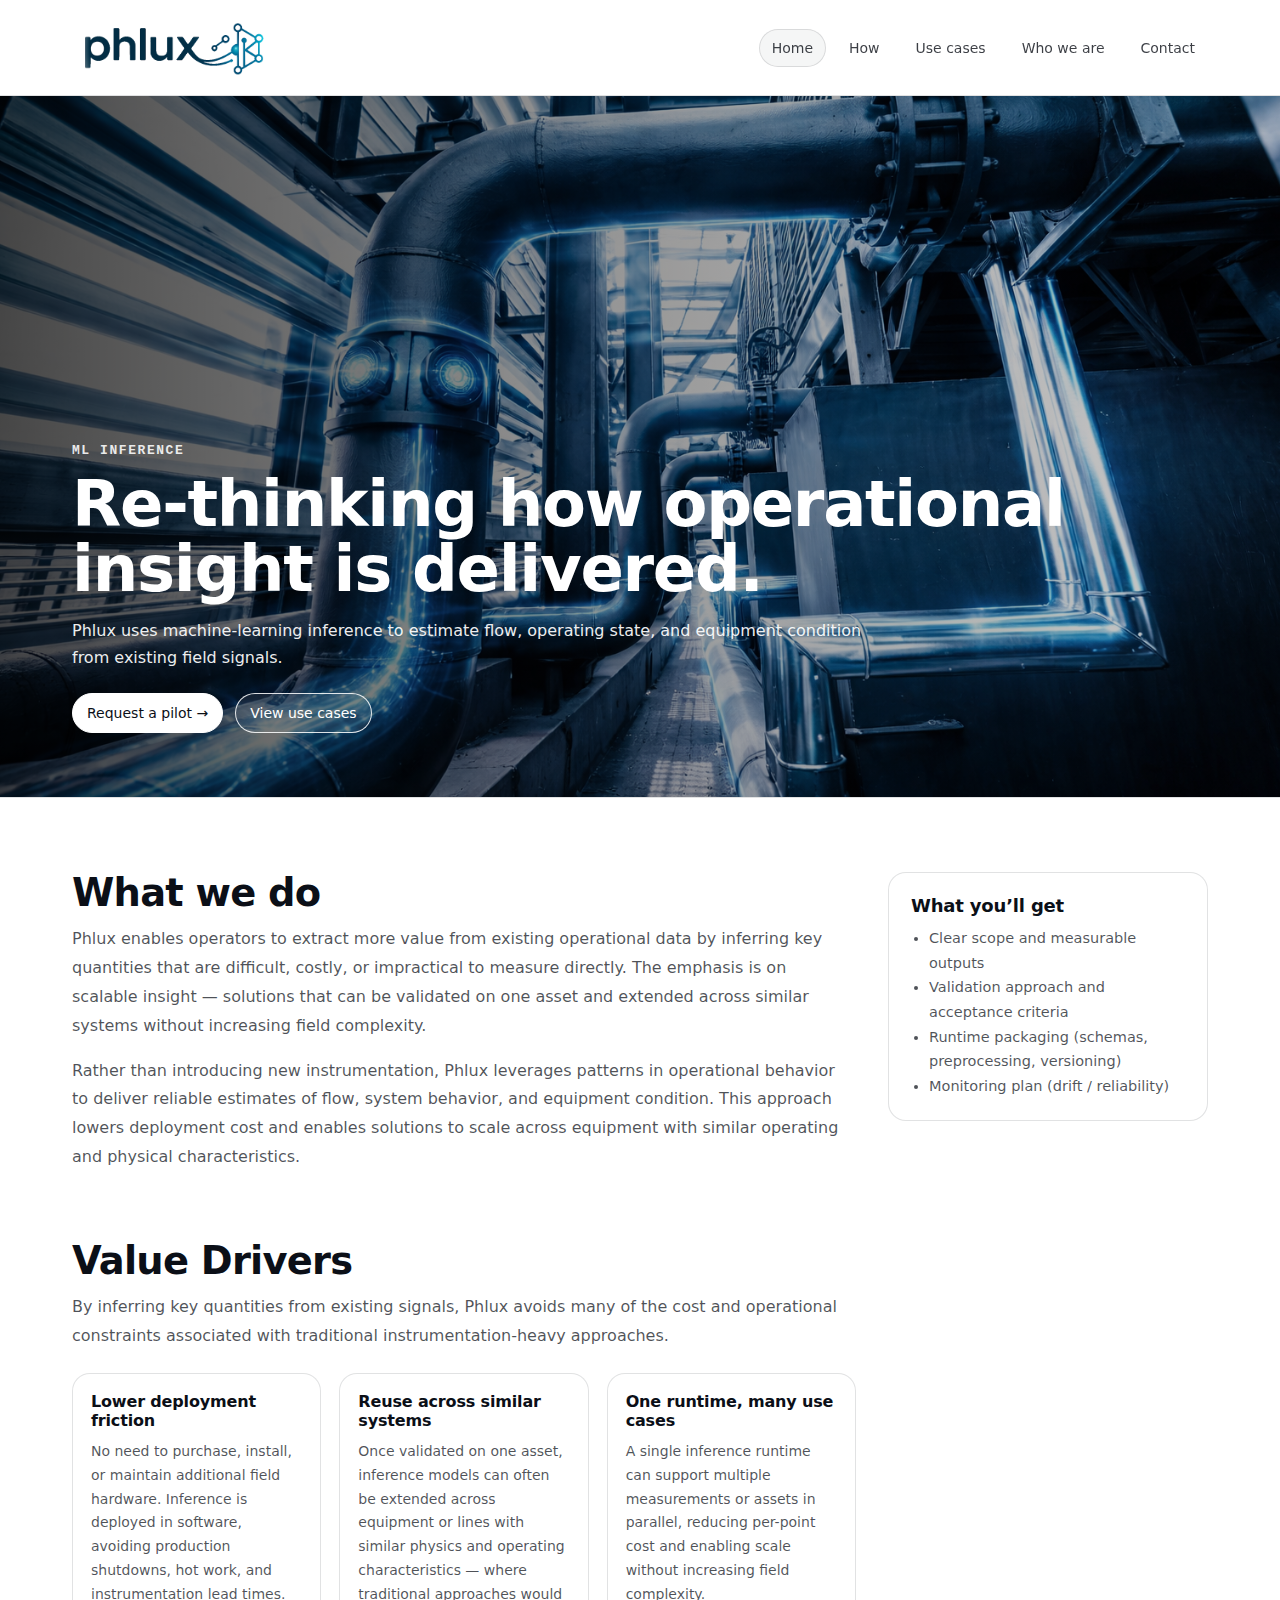
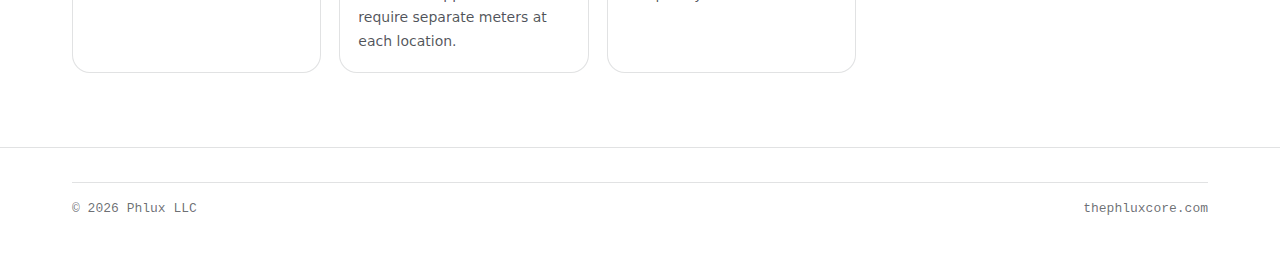
<file: index.html>
<!doctype html>
<!-- Updated hero headline to Option A + added CSS to help the logo edge blend -->
<html lang="en">
<head>
  <meta charset="utf-8" />
  <meta name="viewport" content="width=device-width, initial-scale=1" />
  <meta name="description" content="Phlux delivers machine-learning inference for operational insight: flow, operating state, and equipment condition." />
  <title>phlux</title>

  <style>
    :root{
      --bg: #ffffff;
      --ink: #0b0f17;
      --muted: rgba(11, 15, 23, 0.72);
      --line: rgba(11, 15, 23, 0.12);
      --soft: rgba(11, 15, 23, 0.06);
      --max: 1180px;

      --sans: ui-sans-serif, system-ui, -apple-system, Segoe UI, Roboto, Helvetica, Arial, "Apple Color Emoji","Segoe UI Emoji";
      --mono: ui-monospace, SFMono-Regular, Menlo, Monaco, Consolas, "Liberation Mono", "Courier New", monospace;

      --h1: clamp(44px, 5vw, 76px);
      --h2: clamp(26px, 3vw, 40px);
      --h3: 18px;

      --padX: 22px;
      --radius: 18px;
    }

    *{ box-sizing: border-box; }
    html, body{ height:100%; }
    body{
      margin:0;
      font-family: var(--sans);
      color: var(--ink);
      background: var(--bg);
    }

    a{ color: inherit; text-decoration: none; }
    a:hover{ text-decoration: underline; }
/* ===== Process / Step graphic ===== */
    .steps {
      margin-top: 28px;
      display: grid;
      grid-template-columns: repeat(5, minmax(220px, 1fr));
      gap: 18px;
    }

    /* Allow horizontal scroll on smaller screens */
    @media (max-width: 1200px){
      .steps {
        overflow-x: auto;
        padding-bottom: 8px;
      }
    }

    .step {
      position: relative;
      border: 1px solid var(--line);
      border-radius: var(--radius);
      padding: 18px 18px 18px 18px;
      background: #fff;
      min-height: 140px;
      overflow: hidden;
    }

    .step::before {
      content: "";
      position: absolute;
      top: 26px;
      left: 56px;
      right: -14px;
      height: 1px;
      background: var(--line);
      opacity: 0.9;
    }

    @media (max-width: 980px){
      .step::before { display:none; }
    }

    .step:last-child::before {
      display: none;
    }

    .stepNum {
      width: 34px;
      height: 34px;
      border-radius: 999px;
      border: 1px solid var(--line);
      display: inline-flex;
      align-items: center;
      justify-content: center;
      font-family: var(--mono);
      font-weight: 700;
      font-size: 13px;
      margin-bottom: 10px;
      background: rgba(11,15,23,0.02);
    }

    .stepTitle {
      margin: 0 0 8px;
      font-size: 15px;
      font-weight: 650;
      letter-spacing: -0.01em;
    }

    .stepBody {
      margin: 0;
      color: var(--muted);
      font-size: 14.5px;
      line-height: 1.7;
    }

    .badgeRow {
      margin-top: 14px;
      display:flex;
      flex-wrap: wrap;
      gap: 8px;
    }

    .badge {
      font-family: var(--mono);
      font-size: 12px;
      padding: 7px 10px;
      border-radius: 999px;
      border: 1px solid var(--line);
      background: rgba(11,15,23,0.03);
      color: rgba(11,15,23,0.78);
    }

    .wrap{
      max-width: var(--max);
      margin: 0 auto;
      padding: 0 var(--padX);
    }

    /* ===== Top bar ===== */
    .topbar{
      position: sticky;
      top: 0;
      z-index: 20;
      background: rgba(255,255,255,0.90);
      backdrop-filter: blur(10px);
      border-bottom: 1px solid var(--line);
    }
    .nav{
      display:flex;
      align-items:center;
      justify-content:space-between;
      gap: 16px;
      min-height: 74px;
      padding: 10px 0;
    }

    .brand{
      display:flex;
      align-items:center;
      gap: 14px;
      min-width: 210px;
    }

    /* Logo edge blending
       - If your PNG has a slightly-off-white background, this "feathers" the edges so the box line is far less visible.
       - Best long-term fix is still exporting the logo as a transparent PNG, but this helps immediately.
    */
    .brand img{
      height: 75px;
      width: auto;
      display:block;
      background: transparent;

      /* feather edge */
      -webkit-mask-image: radial-gradient(circle at center, #000 78%, transparent 100%);
      mask-image: radial-gradient(circle at center, #000 78%, transparent 100%);
      -webkit-mask-repeat: no-repeat;
      mask-repeat: no-repeat;
      -webkit-mask-size: 100% 100%;
      mask-size: 100% 100%;

      /* tiny tuning to reduce off-white halo */
      filter: brightness(1.02) contrast(1.02);
    }

    .links{
      display:flex;
      align-items:center;
      gap: 10px;
      flex-wrap: wrap;
      justify-content: flex-end;
      color: rgba(11,15,23,0.80);
      font-size: 14px;
    }

    .navlink{
      padding: 10px 12px;
      border-radius: 999px;
      border: 1px solid transparent;
      cursor: pointer;
      user-select: none;
    }
    .navlink:hover{
      background: var(--soft);
      text-decoration: none;
    }
    .navlink.active{
      border-color: var(--line);
      background: rgba(11,15,23,0.04);
    }

    .btn{
      display:inline-flex;
      align-items:center;
      gap: 10px;
      padding: 12px 14px;
      border: 1px solid var(--ink);
      border-radius: 999px;
      font-size: 14px;
      line-height: 1;
      white-space: nowrap;
    }
    .btn:hover{
      text-decoration: none;
      background: var(--ink);
      color: #fff;
    }

    /* ===== "Pages" (show one at a time) ===== */
    .page{ display:none; }
    .page.active{ display:block; }

    /* ===== Hero (Home page) ===== */
    .hero{
      position: relative;
      min-height: 78vh;
      display:flex;
      align-items:flex-end;
      overflow:hidden;
      border-bottom: 1px solid var(--line);
    }
    .heroMedia{
      position:absolute;
      inset:0;
      background:
        linear-gradient(90deg, rgba(0,0,0,0.72) 0%, rgba(0,0,0,0.42) 45%, rgba(0,0,0,0.18) 100%),
        url("assets/hero.png");
      background-size: cover;
      background-position: center;
      transform: scale(1.02);
    }
    .heroContent{
      position: relative;
      width: 100%;
      padding: 72px 0 64px;
    }
    .heroInner{
      max-width: var(--max);
      margin: 0 auto;
      padding: 0 var(--padX);
      color: #fff;
    }

    .heroKicker{
      font-family: var(--mono);
      letter-spacing: 0.12em;
      text-transform: uppercase;
      font-weight: 700;
      font-size: 13px;
      opacity: 0.88;
    }
    .heroTitle{
      margin: 14px 0 14px;
      font-size: var(--h1);
      line-height: 1.02;
      letter-spacing: -0.02em;
      font-weight: 650;
      max-width: 24ch;
    }
    .heroSub{
      margin: 0;
      font-size: 16px;
      line-height: 1.7;
      max-width: 78ch;
      opacity: 0.92;
    }
    .heroActions{
      margin-top: 22px;
      display:flex;
      gap: 12px;
      flex-wrap: wrap;
    }
    .btnLight{
      border-color: rgba(255,255,255,0.85);
      color: #fff;
      background: rgba(255,255,255,0.08);
    }
    .btnLight:hover{
      background: rgba(255,255,255,0.14);
      border-color: rgba(255,255,255,0.95);
      color: #fff;
    }
    .btnSolid{
      background: #fff;
      color: var(--ink);
      border-color: #fff;
    }
    .btnSolid:hover{
      background: rgba(255,255,255,0.88);
      border-color: rgba(255,255,255,0.88);
      color: var(--ink);
    }

    /* ===== Content blocks ===== */
    .section{
      padding: 74px 0;
      border-bottom: 1px solid var(--line);
    }
    .grid2 {
      display: grid;
      grid-template-columns: minmax(0, 1fr) 320px;
      gap: 32px;
    }
    @media (max-width: 980px){
      .grid2{ grid-template-columns: 1fr; }
      .brand{ min-width: unset; }
      .brand img{ height: 150px; }
    }
    .grid2 {
      align-items: start; /* prevents row items from stretching vertically */
    }

    .callout {
      align-self: start;      /* keep it pinned to the top of its column */
      height: fit-content;    /* ensure it only wraps its own content */
    }

    h2{
      margin: 0 0 12px;
      font-size: var(--h2);
      line-height: 1.08;
      letter-spacing: -0.02em;
      font-weight: 650;
    }
    .lede{
      margin: 0;
      color: var(--muted);
      font-size: 16px;
      line-height: 1.8;
      max-width: 80ch;
    }
    .lede + .lede {
      margin-top: 16px;
    }

    .callout{
      border: 1px solid var(--line);
      border-radius: var(--radius);
      padding: 22px;
      background: #fff;
    }
    .callout h3{
      margin: 0 0 10px;
      font-size: var(--h3);
      letter-spacing: -0.01em;
      font-weight: 650;
    }
    .callout p, .callout li{
      color: var(--muted);
      font-size: 14.5px;
      line-height: 1.7;
    }
    .callout ul{
      margin: 10px 0 0;
      padding-left: 18px;
    }

    .cards{
      margin-top: 34px;
      display:grid;
      grid-template-columns: repeat(3, 1fr);
      gap: 18px;
    }
    @media (max-width: 980px){
      .cards{ grid-template-columns: 1fr; }
    }
    .card{
      border: 1px solid var(--line);
      border-radius: var(--radius);
      padding: 18px;
      background: #fff;
      min-height: 140px;
    }
    .card h3{
      margin: 0 0 10px;
      font-size: 16px;
      font-weight: 650;
      letter-spacing: -0.01em;
    }
    .card p{
      margin: 0;
      color: var(--muted);
      font-size: 14px;
      line-height: 1.7;
    }
    #page-what .cards {
      display: grid;
      grid-template-columns: repeat(2, minmax(0, 1fr));
      gap: 18px;
    }

    /* ===== Footer ===== */
    footer{
      padding: 34px 0 48px;
      color: rgba(11,15,23,0.62);
      font-size: 13px;
    }
    .footerRow{
      display:flex;
      align-items:center;
      justify-content:space-between;
      gap: 12px;
      flex-wrap: wrap;
      border-top: 1px solid var(--line);
      padding-top: 18px;
    }
    .fine{ font-family: var(--mono); }
  </style>
</head>

<body>
  <!-- Top nav -->
  <div class="topbar">
    <div class="wrap">
      <div class="nav">
        <a class="brand" href="#home" data-page="home" aria-label="Home">
          <img src="assets/phlux-logo1.png" alt="phlux logo" />
        </a>

        <div class="links">
          <span class="navlink" data-page="home">Home</span>
          <span class="navlink" data-page="how">How</span>
          <span class="navlink" data-page="use">Use cases</span>
          <span class="navlink" data-page="what">Who we are</span>
          <span class="navlink" data-page="contact">Contact</span>
        </div>
      </div>
    </div>
  </div>

  <!-- HOME (Hero page) -->
  <main id="page-home" class="page active" aria-label="Home">
    <header class="hero">
      <div class="heroMedia" aria-hidden="true"></div>

      <div class="heroContent">
        <div class="heroInner">
          <div class="heroKicker">ML inference</div>

          <!-- UPDATED -->
          <h1 class="heroTitle">Re-thinking how operational insight is delivered.</h1>

          <!-- UPDATED (Option A) -->
          <p class="heroSub">
            Phlux uses machine-learning inference to estimate flow, operating state, and equipment condition from existing field signals.
          </p>

          <div class="heroActions">
            <a class="btn btnSolid" href="#contact" data-page="contact">Request a pilot →</a>
            <a class="btn btnLight" href="#use" data-page="use">View use cases</a>
          </div>
        </div>
      </div>
    </header>

    <section class="section">
      <div class="wrap">
        <div class="grid2">
          <div>
            <h2>What we do</h2>
            <p class="lede">
              Phlux enables operators to extract more value from existing operational data by inferring key 
              quantities that are difficult, costly, or impractical to measure directly. The emphasis is on scalable insight — solutions that 
              can be validated on one asset and extended across similar systems without increasing field complexity.
            </p>
            <p class="lede">
              Rather than introducing new instrumentation, Phlux leverages patterns in operational behavior to deliver reliable estimates of 
              flow, system behavior, and equipment condition. This approach lowers deployment cost and enables solutions to scale across equipment with similar 
              operating and physical characteristics.
            </p>
          </div>
          <aside class="callout">
            <h3>What you’ll get</h3>
            <ul>
              <li>Clear scope and measurable outputs</li>
              <li>Validation approach and acceptance criteria</li>
              <li>Runtime packaging (schemas, preprocessing, versioning)</li>
              <li>Monitoring plan (drift / reliability)</li>
            </ul>
          </aside>

          <div style="margin-top:36px;">
          <h2>Value Drivers</h2>

          <p class="lede">
            By inferring key quantities from existing signals, Phlux avoids many of the cost and operational
            constraints associated with traditional instrumentation-heavy approaches.
          </p>

          <div class="cards" style="margin-top:22px;">
            <div class="card">
              <h3>Lower deployment friction</h3>
              <p>
                No need to purchase, install, or maintain additional field hardware. Inference is deployed
                in software, avoiding production shutdowns, hot work, and instrumentation lead times.
              </p>
            </div>

            <div class="card">
              <h3>Reuse across similar systems</h3>
              <p>
                Once validated on one asset, inference models can often be extended across equipment or
                lines with similar physics and operating characteristics — where traditional approaches
                would require separate meters at each location.
              </p>
            </div>

            <div class="card">
              <h3>One runtime, many use cases</h3>
              <p>
                A single inference runtime can support multiple measurements or assets in parallel,
                reducing per-point cost and enabling scale without increasing field complexity.
              </p>
            </div>
          </div>
        </div>

        </div>
      </div>
    </section>
  </main>

<!-- WHO WE ARE page -->
<main id="page-what" class="page" aria-label="Who we are">
  <section class="section">
    <div class="wrap">
      <div class="grid2">

        <!-- LEFT COLUMN -->
        <div>
          <!-- Founder block -->
          <div style="display:flex; gap:24px; align-items:flex-start; margin-bottom:24px; flex-wrap:wrap;">
            <img
              src="assets/photo.jpg"
              alt="Jonathan Fox"
              style="
                width:160px;
                height:160px;
                object-fit:cover;
                border-radius:12px;
                border:1px solid var(--line);
              "
            />

            <div>
              <p class="lede" style="margin:0; line-height:1.3;">
                <strong>Jonathan Fox</strong><br>
                Founder and CEO
              </p>

              <ul style="margin:10px 0 12px; padding-left:18px; color:var(--muted); font-size:14.5px; line-height:1.7;">
                <li>B.S. Petroleum Engineering — University of Texas at Austin</li>
                <li>MBA — Penn State University</li>
                <li>PMP Certified</li>
              </ul>

              <a
                href="https://www.linkedin.com/in/jonathancfox/"
                target="_blank"
                rel="noopener"
                style="font-size:14px; text-decoration:underline;"
              >
                View LinkedIn profile →
              </a>
            </div>
          </div>

          <h2>Who we are</h2>

          <p class="lede">
            Phlux was founded by an engineer focused on bringing production-grade inference into real operational workflows.
            The emphasis is on credibility, deployability, and delivering outcomes that stand up to engineering scrutiny.
          </p>

          <p class="lede">
            The background combines deep experience in flow assurance and production systems with a strong foundation
            in physics-based simulation, project delivery, and business execution.
          </p>

          <div class="cards">
            <div class="card">
              <h3>Engineering foundation</h3>
              <p>
                Over 15 years of experience working on flow assurance and production system challenges across offshore
                and onshore assets, grounded in a formal petroleum engineering education.
              </p>
            </div>

            <div class="card">
              <h3>Simulation &amp; modeling</h3>
              <p>
                Extensive hands-on experience using physics-based models for dynamic simulation, operational studies,
                and decision support.
              </p>
            </div>

            <div class="card">
              <h3>Machine learning &amp; inference</h3>
              <p>
                Stanford University certification in machine learning, with over 8 years of experience
                developing hybrid physics-informed inference solutions, including virtual flow metering
                applications deployed globally and in deepwater environments.
              </p>
            </div>

            <div class="card">
              <h3>Delivery &amp; leadership</h3>
              <p>
                MBA-trained and PMP certified, bringing structure, discipline, and commercial awareness to how technical
                solutions are scoped, validated, deployed, and deliver value.
              </p>
            </div>
          </div>

          <!-- Publications (kept within LEFT COLUMN) -->
          <div style="margin-top:28px;">
            <h2>Publications</h2>
            <ul style="margin-top:12px; padding-left:18px; line-height:1.5;">
              <li>
                <strong>Presenter and Author.</strong>
                “Mitigating Rapid Depressurization and Water Hammer in Subsea Water Injection Systems.”
                <em>ADIPEC 2025 SPE Conference</em>, Abu Dhabi, UAE, November 3–6, 2025.
                <a
                  href="https://onepetro.org/search?q=Mitigating%20Rapid%20Depressurization%20and%20Water%20Hammer%20In%20Subsea%20Water%20Injection%20Systems"
                  target="_blank"
                  rel="noopener"
                >
                  View on OnePetro →
                </a>
              </li>

              <li style="margin-top:10px;">
                <strong>Presenter and Author.</strong>
                “Modelling the Impact of Chemical Injection Using LedaFlow Slug Capturing.”
                <em>12th North American Conference on Multiphase Flow</em>, Banff, Canada, May 22–23, 2024.
                <a
                  href="https://onepetro.org/search?q=Modelling%20the%20Impact%20of%20Chemical%20Injection%20Using%20LedaFlow%20Slug%20Capturing"
                  target="_blank"
                  rel="noopener"
                >
                  View on OnePetro →
                </a>
              </li>

              <li style="margin-top:10px;">
                <strong>Presenter and Author.</strong>
                “A Hybrid Approach to Virtual Flow Metering Using Physics Based Models and Machine Learning.”
                <em>2024 SPE Brazil Flow Assurance Technology Congress</em>, Rio de Janeiro, Brazil.
                <a
                  href="https://onepetro.org/search?q=A%20Hybrid%20Approach%20to%20Virtual%20Flow%20Metering%20Using%20Physics%20Based%20Models%20and%20Machine%20Learning"
                  target="_blank"
                  rel="noopener"
                >
                  View on OnePetro →
                </a>
              </li>
            </ul>
          </div>
        </div>

        <!-- RIGHT COLUMN -->
        <aside class="callout">
          <h3>Guiding principles</h3>
          <ul>
            <li>Engineering credibility over hype</li>
            <li>Solutions that scale</li>
            <li>Clear validation and acceptance criteria</li>
            <li>Focus on value realization and ROI</li>
            <li>Practicality over theology</li>
          </ul>
        </aside>

      </div>
    </div>
  </section>
</main>

<!-- HOW page -->
<main id="page-how" class="page" aria-label="How">
  <section class="section">
    <div class="wrap">

      <h2>How it works</h2>
      <p class="lede">
        A practical workflow designed for pilots: start with clear scope and acceptance criteria,
        build coverage with synthetic scenarios, train for robust inference, deploy as a versioned runtime,
        and monitor performance over time.
      </p>

      <div class="steps" aria-label="Process steps">
        <div class="step">
          <div class="stepNum">1</div>
          <h3 class="stepTitle">Define scope</h3>
          <p class="stepBody">
            Identify available signals, target outputs, operating envelope, and acceptance criteria.
          </p>
          <div class="badgeRow">
            <span class="badge">signals</span>
            <span class="badge">outputs</span>
            <span class="badge">criteria</span>
          </div>
        </div>

        <div class="step">
          <div class="stepNum">2</div>
          <h3 class="stepTitle">Model + generate synthetic data</h3>
          <p class="stepBody">
            Build coverage across realistic operating conditions and edge cases using structured scenario generation.
          </p>
          <div class="badgeRow">
            <span class="badge">coverage</span>
            <span class="badge">edge cases</span>
            <span class="badge">noise</span>
          </div>
        </div>

        <div class="step">
          <div class="stepNum">3</div>
          <h3 class="stepTitle">Train</h3>
          <p class="stepBody">
            Train inference models and validate performance across the full envelope, not just nominal conditions.
          </p>
          <div class="badgeRow">
            <span class="badge">validation</span>
            <span class="badge">robustness</span>
          </div>
        </div>

        <div class="step">
          <div class="stepNum">4</div>
          <h3 class="stepTitle">Deploy</h3>
          <p class="stepBody">
            Package a versioned runtime (schema + preprocessing + model) for reliable integration into workflows.
          </p>
          <div class="badgeRow">
            <span class="badge">versioned</span>
            <span class="badge">runtime</span>
            <span class="badge">API-ready</span>
          </div>
        </div>

        <div class="step">
          <div class="stepNum">5</div>
          <h3 class="stepTitle">Monitor</h3>
          <p class="stepBody">
            Track drift, reliability, and performance so outputs remain trustworthy as operations change.
          </p>
          <div class="badgeRow">
            <span class="badge">drift</span>
            <span class="badge">reliability</span>
          </div>
        </div>
      </div>

      <!-- PILOT READY -->
      <div class="callout" style="margin-top:32px;">
        <h3>What makes it pilot-ready</h3>
        <ul>
          <li><strong>Clear acceptance criteria</strong> before any model training</li>
          <li><strong>Coverage-driven data</strong> (including edge cases, not only nominal)</li>
          <li><strong>Versioned deployment</strong> (schema + preprocessing + model artifacts)</li>
          <li><strong>Monitoring plan</strong> (drift + reliability, not just offline accuracy)</li>
          <li><strong>No dependency on long historical datasets</strong> when they aren’t available</li>
        </ul>
      </div>

      <!-- DEPLOYMENT -->
      <div style="margin-top:34px;">
        <h2 style="margin-bottom:12px;">Deployment options</h2>
        <p class="lede">
          Phlux can be deployed in the environment that best fits your IT/OT constraints — from a small-footprint
          on-prem runtime near the data source to centralized cloud deployments for fleet-scale rollout.
        </p>

        <div class="cards" style="margin-top:22px;">
          <div class="card">
            <h3>On-prem / edge</h3>
            <p>
              Inference runs entirely within the customer’s network, either on existing servers or a dedicated small-footprint compute device installed on site.
            </p>
          </div>

          <div class="card">
            <h3>Cloud</h3>
            <p>
              Inference runs in a centralized cloud environment. Suitable for portfolio-level deployments where data can be securely transmitted off-site.
            </p>
          </div>
        </div>

        <div class="callout" style="margin-top:18px;">
          <h3>Integration</h3>
          <ul>
            <li><strong>Flexible API</strong> (REST) for inference, health checks, and versioning</li>
            <li><strong>Versioned schemas</strong> for inputs/outputs with validation</li>
            <li><strong>Runtime packaging</strong> includes preprocessing + model artifacts</li>
          </ul>
        </div>
      </div>

    </div>
  </section>
</main>

    </div>
  </section>
</main>

<!-- USE CASES page -->
<main id="page-use" class="page" aria-label="Use cases">
  <section class="section">
    <div class="wrap">
      <h2>Use cases</h2>
      <p class="lede">
        Example applications — Phlux infers hard-to-measure quantities and system state from existing signals,
        enabling scalable insight across assets and equipment types.
      </p>

      <div class="cards">
        <div class="card">
          <h3>Virtual flow metering</h3>
          <p>
            Estimate flow rates for pumps, compressors, and oil &amp; gas wells using pressure, temperature,
            and other available signals. Applicable across single- and multi-phase fluids, enabling flow insight
            where physical meters are impractical, costly, or unavailable.
          </p>
        </div>

        <div class="card">
          <h3>Equipment condition inference</h3>
          <p>
            Infer equipment condition and performance loss from system response over time. Operational state
            classification and alerting are layered on top to highlight off-normal behavior and support
            troubleshooting before issues escalate.
          </p>
        </div>

        <div class="card">
          <h3>Embedded OEM &amp; system integrations</h3>
          <p>
            Work directly with equipment manufacturers or system vendors to embed inference capabilities
            into existing products and control architectures, extending measurement and diagnostics
            without adding field instrumentation.
          </p>
        </div>
      </div>
    </div>
  </section>
</main>


  <!-- CONTACT page -->
  <main id="page-contact" class="page" aria-label="Contact">
    <section class="section">
      <div class="wrap">
        <div class="grid2">
          <div>
            <h2>Contact</h2>
            <p class="lede">
              For pilot discussions, share the asset type, available signals, and what you want to infer.
            </p>

            <div style="margin-top:18px; display:flex; flex-wrap:wrap; gap:12px;">
              <a class="btn" href="mailto:jonathan@thephluxcore.com">jonathan@thephluxcore.com</a>
              <a class="btn" href="#use" data-page="use">View use cases</a>
            </div>

            <p class="lede" style="margin-top:18px;">
              Based in Houston, TX (US). Available for remote pilots and field deployments.
            </p>
          </div>

          <aside class="callout">
            <h3>What to include in your note</h3>
            <ul>
              <li>Asset type and location (high-level)</li>
              <li>Available signals (pressure, temperature, etc.)</li>
              <li>Target outputs (flow, condition, other)</li>
              <li>Expected timeline for a pilot decision</li>
            </ul>
          </aside>
        </div>
      </div>
    </section>
  </main>

  <footer>
    <div class="wrap">
      <div class="footerRow">
        <div class="fine">© <span id="y"></span> Phlux LLC</div>
        <div class="fine">thephluxcore.com</div>
      </div>
    </div>
  </footer>

  <script>
    // Footer year
    document.getElementById("y").textContent = new Date().getFullYear();

    // Simple single-page "routing": show one section at a time
    const pages = ["home","what","how","use","contact"];

    function setActive(page){
      if(!pages.includes(page)) page = "home";

      // show/hide pages
      pages.forEach(p => {
        const el = document.getElementById(`page-${p}`);
        if(el) el.classList.toggle("active", p === page);
      });

      // nav active state
      document.querySelectorAll(".navlink").forEach(a => {
        a.classList.toggle("active", a.getAttribute("data-page") === page);
      });

      // update URL hash
      if(location.hash !== `#${page}`){
        history.replaceState(null, "", `#${page}`);
      }

      // jump to top like a real page change
      window.scrollTo({ top: 0, behavior: "instant" });
    }

    // Click handlers
    document.addEventListener("click", (e) => {
      const target = e.target.closest("[data-page]");
      if(!target) return;

      const page = target.getAttribute("data-page");
      if(page){
        e.preventDefault();
        setActive(page);
      }
    });

    // Load based on hash
    window.addEventListener("load", () => {
      const page = (location.hash || "#home").replace("#","");
      setActive(page);
    });

    // Back/forward support
    window.addEventListener("hashchange", () => {
      const page = (location.hash || "#home").replace("#","");
      setActive(page);
    });
  </script>
</body>
</html>
</file>
